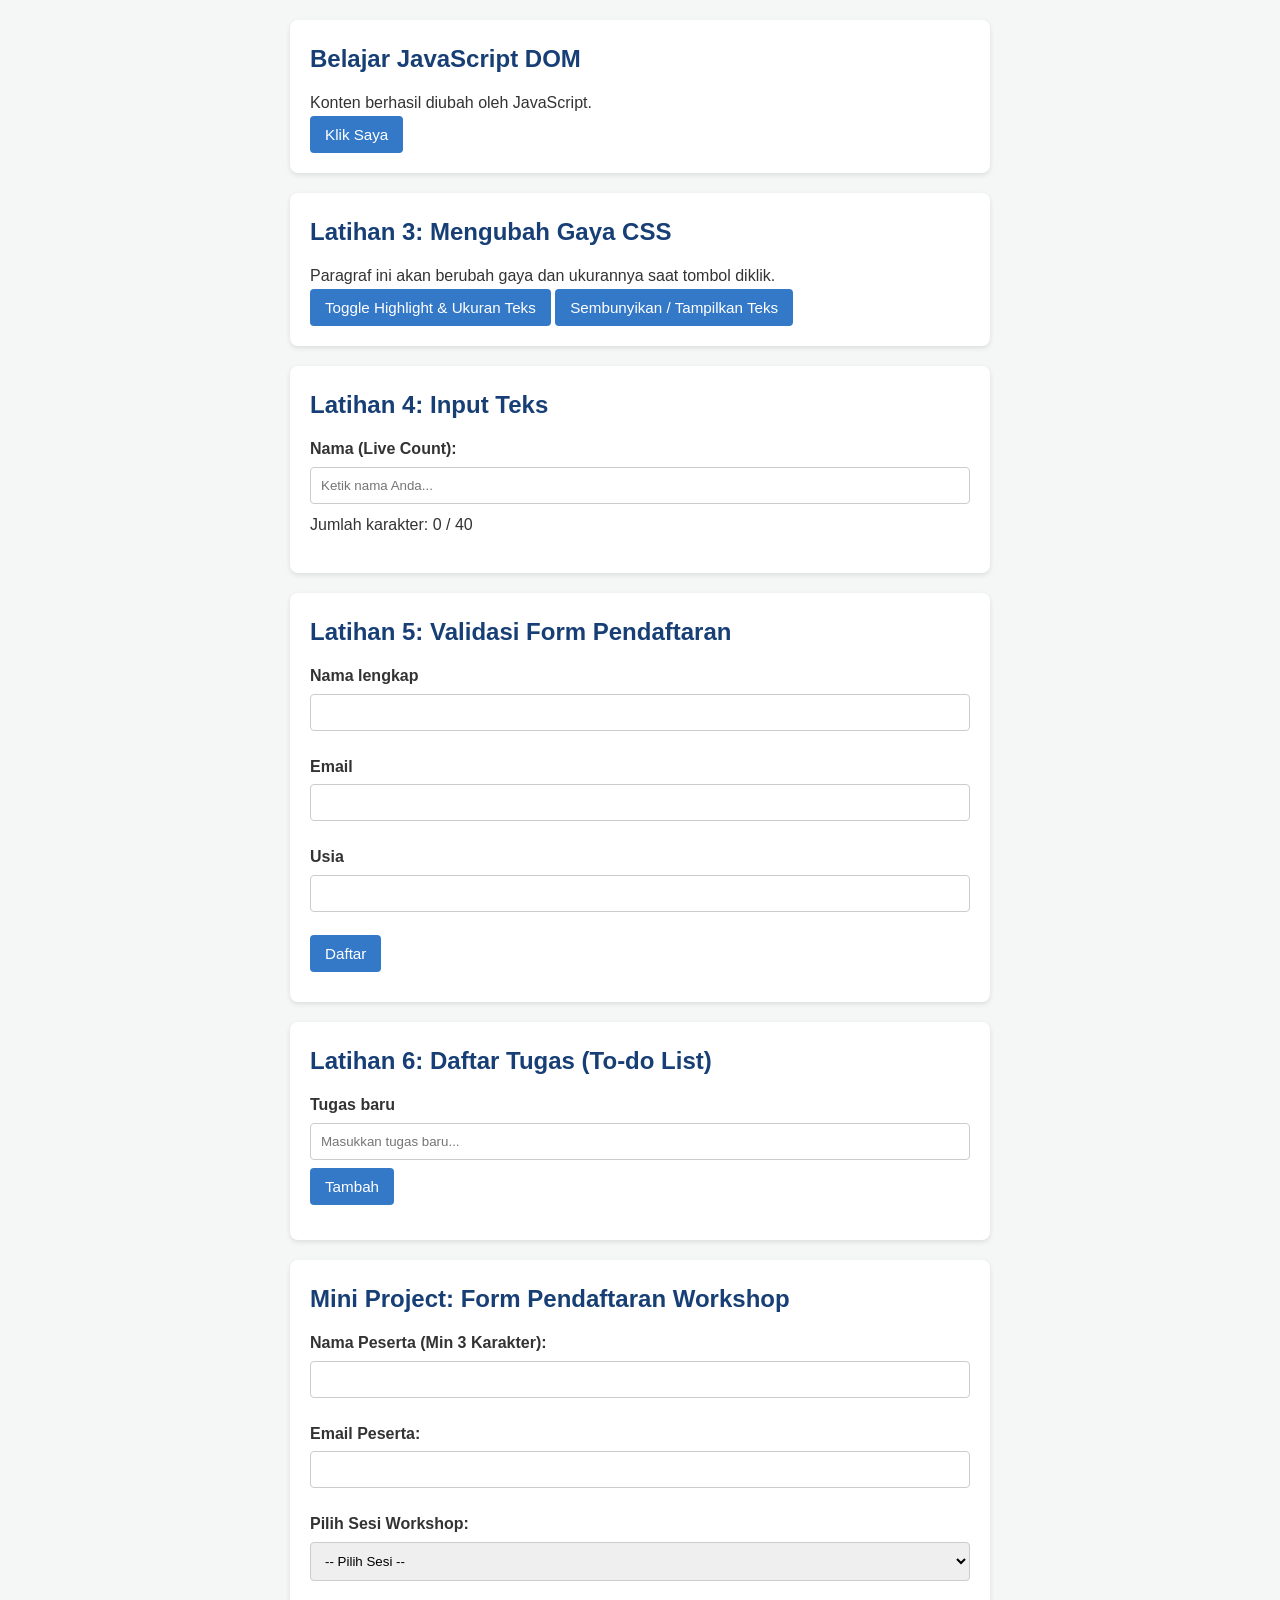
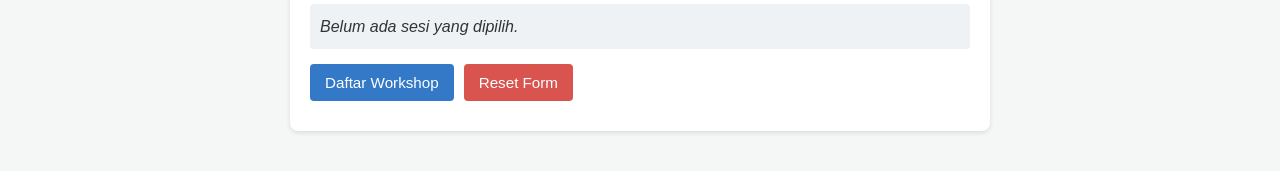
<file: index.html>
<!DOCTYPE html>
<html lang="id">
<head>
    <meta charset="UTF-8">
    <meta name="viewport" content="width=device-width, initial-scale=1.0">
    <title>Praktikum DOM dan Event</title>
    <link rel="stylesheet" href="style.css">
    <script src="script.js" defer></script>
</head>
<body>

    <main class="container">
        <!-- Latihan 1 & 2: Mengubah Teks & Event Click -->
        <section class="card">
            <h1 id="judul">Latihan DOM</h1>
            <p id="pesan">Belum ada tindakan.</p>
            <button id="tombolAksi" type="button">Klik Saya</button>
        </section>

        <!-- Latihan 3 & Eksperimen 4: Gaya CSS & Sembunyi/Tampil -->
        <section class="card">
            <h2>Latihan 3: Mengubah Gaya CSS</h2>
            <p id="teksGaya">Paragraf ini akan berubah gaya dan ukurannya saat tombol diklik.</p>
            <button id="tombolGaya" type="button">Toggle Highlight & Ukuran Teks</button>
            <button id="tombolSembunyi" type="button">Sembunyikan / Tampilkan Teks</button>
        </section>

        <!-- Latihan 4: Event Input & Penghitung Karakter -->
        <section class="card">
            <h2>Latihan 4: Input Teks</h2>
            <div class="form-group">
                <label for="namaInput">Nama (Live Count):</label>
                <input type="text" id="namaInput" maxlength="40" placeholder="Ketik nama Anda...">
                <p>Jumlah karakter: <span id="jumlahKarakter">0</span> / 40</p>
            </div>
        </section>

        <!-- Latihan 5: Validasi Form Pendaftaran -->
        <section class="card">
            <h2>Latihan 5: Validasi Form Pendaftaran</h2>
            <form id="formPendaftaran" novalidate>
                <div class="form-group">
                    <label for="nama">Nama lengkap</label>
                    <input id="nama" name="nama" type="text">
                </div>
                
                <div class="form-group">
                    <label for="email">Email</label>
                    <input id="email" name="email" type="email">
                </div>

                <div class="form-group">
                    <label for="usia">Usia</label>
                    <input id="usia" name="usia" type="number" min="17" max="100">
                </div>

                <button type="submit">Daftar</button>
            </form>
            <p id="pesanForm" aria-live="polite" class="pesan-info"></p>
        </section>

        <!-- Latihan 6 & Eksperimen 1: To-do List -->
        <section class="card">
            <h2>Latihan 6: Daftar Tugas (To-do List)</h2>
            <div class="form-group">
                <label for="inputTugas">Tugas baru</label>
                <input id="inputTugas" type="text" placeholder="Masukkan tugas baru...">
                <button id="tambahTugas" type="button">Tambah</button>
            </div>
            <p id="pesanTugas" aria-live="polite" class="pesan-info"></p>
            <ul id="daftarTugas"></ul>
        </section>

        <!-- Mini Project & Eksperimen 3: Form Pendaftaran Workshop -->
        <section class="card mini-project">
            <h2>Mini Project: Form Pendaftaran Workshop</h2>
            <form id="formWorkshop" novalidate>
                <div class="form-group">
                    <label for="namaWs">Nama Peserta (Min 3 Karakter):</label>
                    <input type="text" id="namaWs" required>
                </div>

                <div class="form-group">
                    <label for="emailWs">Email Peserta:</label>
                    <input type="email" id="emailWs" required>
                </div>

                <div class="form-group">
                    <label for="sesiWs">Pilih Sesi Workshop:</label>
                    <select id="sesiWs" required>
                        <option value="">-- Pilih Sesi --</option>
                        <option value="Web Development Fundamentals">Web Development Fundamentals</option>
                        <option value="Advanced JavaScript DOM">Advanced JavaScript DOM</option>
                        <option value="UI/UX Design for Developers">UI/UX Design for Developers</option>
                    </select>
                </div>

                <p id="infoSesiSelected" class="info-box">Belum ada sesi yang dipilih.</p>

                <div class="button-group">
                    <button type="submit" class="btn-submit">Daftar Workshop</button>
                    <button type="reset" id="resetWs" class="btn-reset">Reset Form</button>
                </div>
            </form>
            <p id="pesanWs" aria-live="polite" class="pesan-info"></p>
        </section>
    </main>

</body>
</html>
</file>
<file: style.css>
* {
    box-sizing: border-box;
    margin: 0;
    padding: 0;
    font-family: 'Segoe UI', Tahoma, Geneva, Verdana, sans-serif;
}

body {
    background-color: #f4f7f6;
    color: #333;
    line-height: 1.6;
    padding: 20px;
}

.container {
    max-width: 700px;
    margin: 0 auto;
}

.card {
    background: #ffffff;
    padding: 20px;
    margin-bottom: 20px;
    border-radius: 8px;
    box-shadow: 0 2px 5px rgba(0,0,0,0.1);
}

h1, h2 {
    color: #173f75;
    margin-bottom: 12px;
}

.form-group {
    margin-bottom: 15px;
}

label {
    display: block;
    margin-bottom: 5px;
    font-weight: bold;
}

input[type="text"],
input[type="email"],
input[type="number"],
select {
    width: 100%;
    padding: 10px;
    border: 1px solid #ccc;
    border-radius: 4px;
    margin-bottom: 8px;
}

button {
    background-color: #3478c8;
    color: white;
    border: none;
    padding: 10px 15px;
    border-radius: 4px;
    cursor: pointer;
    font-size: 0.95rem;
}

button:hover {
    background-color: #173f75;
}

/* Style sesuai Modul Praktikum (Latihan 3) */
.highlight {
    color: #173f75;
    background-color: #e6f1ff;
    border-left: 4px solid #3478c8;
    padding: 12px;
}

.teks-besar { 
    font-size: 1.4rem; 
}

.sembunyi {
    display: none;
}

/* Style sesuai Modul Praktikum (Latihan 6) */
li {
    margin-bottom: 8px;
    list-style: none;
    display: flex;
    justify-content: space-between;
    align-items: center;
    background: #f9f9f9;
    padding: 8px 12px;
    border-radius: 4px;
}

.selesai span {
    text-decoration: line-through;
    color: #687386;
}

.pesan-info {
    margin-top: 10px;
    font-weight: bold;
    color: #2b7a2b;
}

.info-box {
    background-color: #eef2f5;
    padding: 10px;
    border-radius: 4px;
    margin-bottom: 15px;
    font-style: italic;
}

.button-group {
    display: flex;
    gap: 10px;
}

.btn-reset {
    background-color: #d9534f;
}

.btn-reset:hover {
    background-color: #c9302c;
}

.btn-hapus {
    background-color: #ff4d4d;
    padding: 5px 10px;
    font-size: 0.8rem;
    margin-left: 5px;
}
</file>
